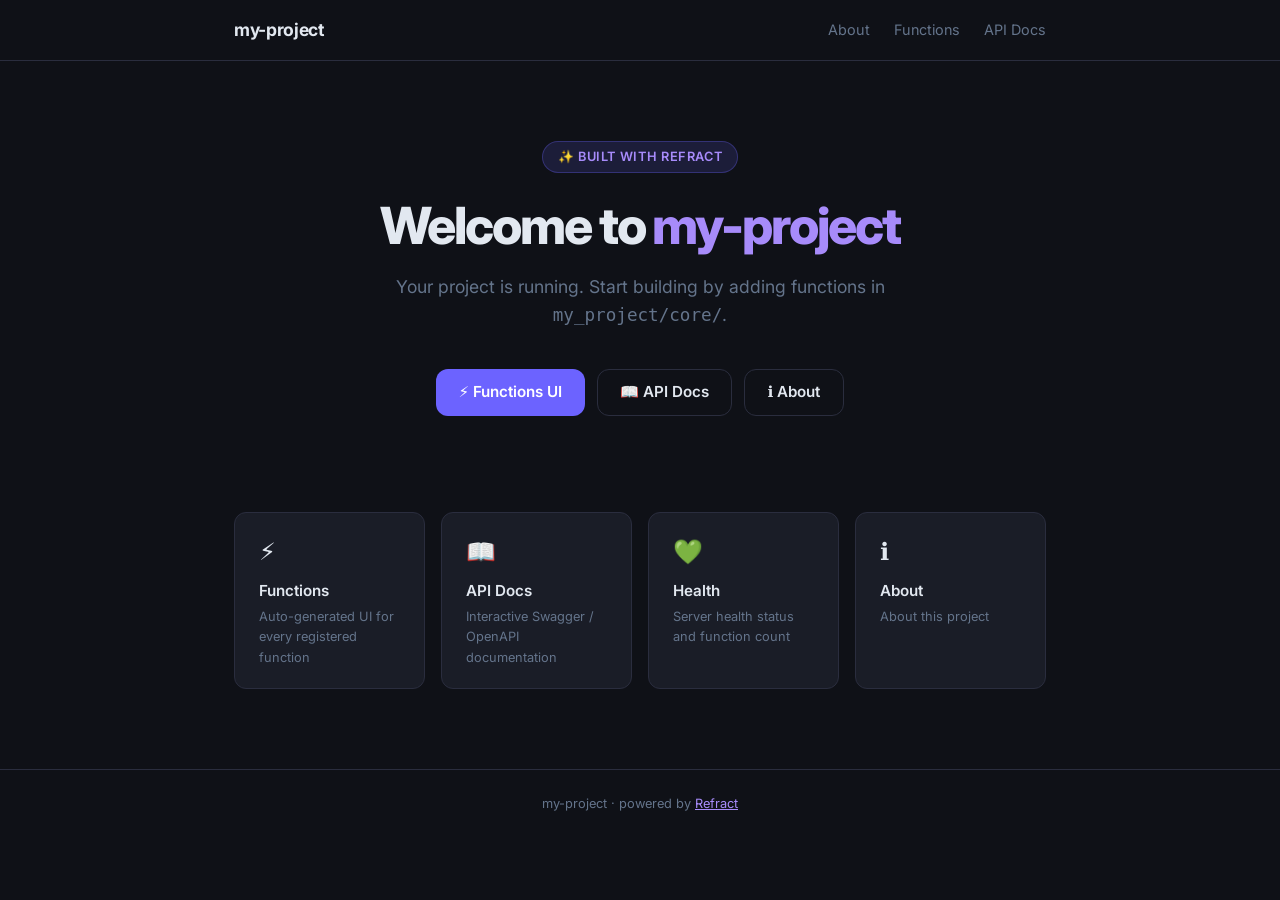
<file: templates/index.html>
<!DOCTYPE html>
<html lang="en">
<head>
  <meta charset="UTF-8" />
  <meta name="viewport" content="width=device-width, initial-scale=1.0" />
  <title>my-project</title>
  <link rel="preconnect" href="https://fonts.googleapis.com" />
  <link rel="stylesheet" href="https://fonts.googleapis.com/css2?family=Inter:wght@400;600;700;800&display=swap" />
  <link rel="stylesheet" href="/static/style.css" />
</head>
<body>

  <nav>
    <div class="container">
      <a href="/" class="nav-brand">my-project</a>
      <ul class="nav-links">
        <li><a href="/about">About</a></li>
        <li><a href="/functions">Functions</a></li>
        <li><a href="/docs">API Docs</a></li>
      </ul>
    </div>
  </nav>

  <main>
    <section class="hero">
      <div class="container">
        <div class="hero-badge">✨ Built with Refract</div>
        <h1>Welcome to <span>my-project</span></h1>
        <p>Your project is running. Start building by adding functions in <code>my_project/core/</code>.</p>
        <div class="btn-group">
          <a href="/functions" class="btn btn-primary">⚡ Functions UI</a>
          <a href="/docs" class="btn btn-outline">📖 API Docs</a>
          <a href="/about" class="btn btn-outline">ℹ️ About</a>
        </div>
      </div>
    </section>

    <section class="links-section">
      <div class="container">
        <div class="links-grid">
          <a href="/functions" class="link-card">
            <div class="icon">⚡</div>
            <div class="title">Functions</div>
            <div class="desc">Auto-generated UI for every registered function</div>
          </a>
          <a href="/docs" class="link-card">
            <div class="icon">📖</div>
            <div class="title">API Docs</div>
            <div class="desc">Interactive Swagger / OpenAPI documentation</div>
          </a>
          <a href="/health" class="link-card">
            <div class="icon">💚</div>
            <div class="title">Health</div>
            <div class="desc">Server health status and function count</div>
          </a>
          <a href="/about" class="link-card">
            <div class="icon">ℹ️</div>
            <div class="title">About</div>
            <div class="desc">About this project</div>
          </a>
        </div>
      </div>
    </section>
  </main>

  <footer>
    <div class="container">
      my-project · powered by <a href="https://github.com/Brunvelop/refract" style="color:var(--accent2)">Refract</a>
    </div>
  </footer>

</body>
</html>
</file>
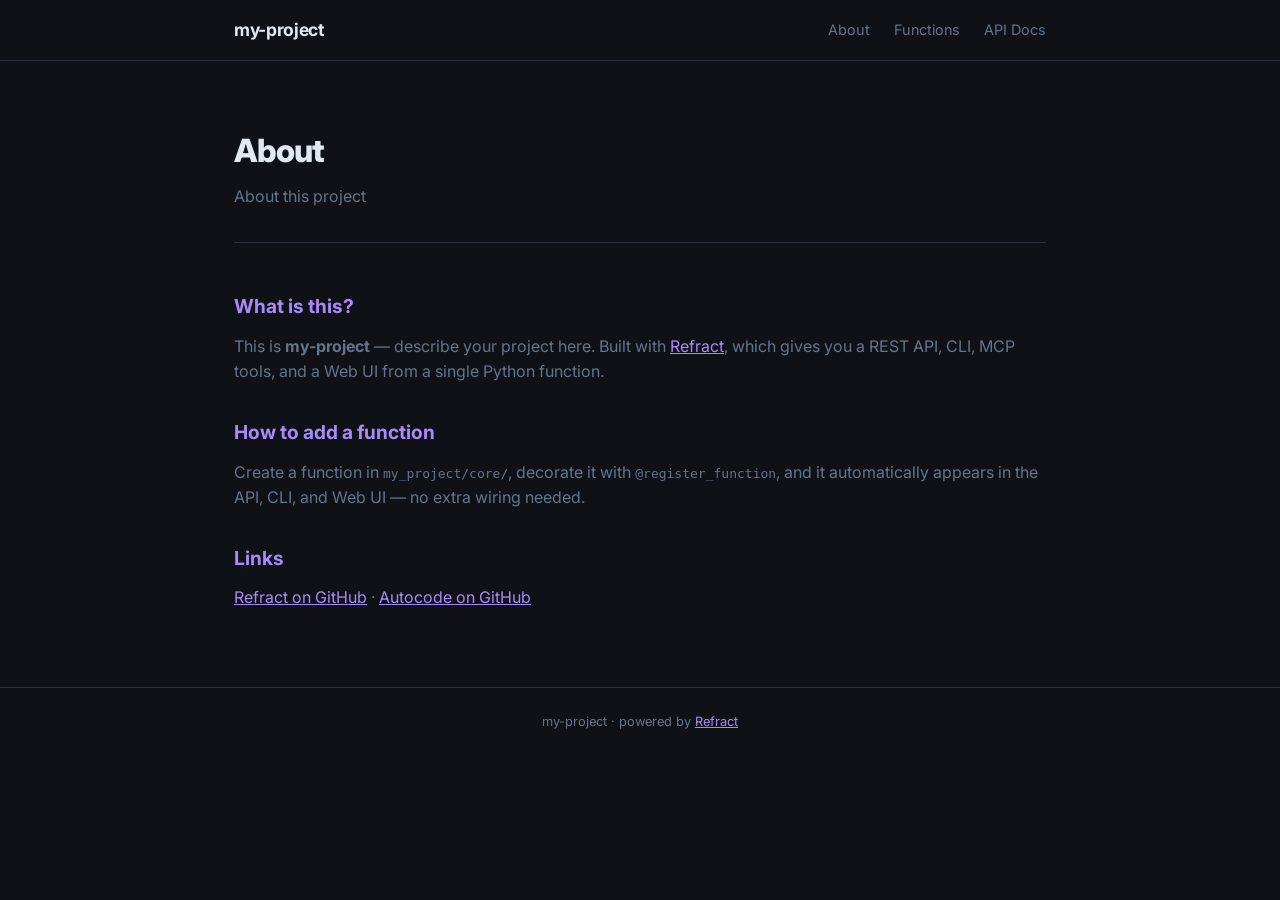
<file: templates/about.html>
<!DOCTYPE html>
<html lang="en">
<head>
  <meta charset="UTF-8" />
  <meta name="viewport" content="width=device-width, initial-scale=1.0" />
  <title>About · my-project</title>
  <link rel="preconnect" href="https://fonts.googleapis.com" />
  <link rel="stylesheet" href="https://fonts.googleapis.com/css2?family=Inter:wght@400;600;700;800&display=swap" />
  <link rel="stylesheet" href="/static/style.css" />
</head>
<body>

  <nav>
    <div class="container">
      <a href="/" class="nav-brand">my-project</a>
      <ul class="nav-links">
        <li><a href="/about">About</a></li>
        <li><a href="/functions">Functions</a></li>
        <li><a href="/docs">API Docs</a></li>
      </ul>
    </div>
  </nav>

  <main class="container">
    <div class="page-header">
      <h1>About</h1>
      <p>About this project</p>
    </div>

    <div class="content-section">
      <h2>What is this?</h2>
      <p>
        This is <strong>my-project</strong> — describe your project here.
        Built with <a href="https://github.com/Brunvelop/refract" style="color:var(--accent2)">Refract</a>,
        which gives you a REST API, CLI, MCP tools, and a Web UI from a single Python function.
      </p>

      <h2>How to add a function</h2>
      <p>
        Create a function in <code>my_project/core/</code>, decorate it with
        <code>@register_function</code>, and it automatically appears in the API,
        CLI, and Web UI — no extra wiring needed.
      </p>

      <h2>Links</h2>
      <p>
        <a href="https://github.com/Brunvelop/refract" style="color:var(--accent2)">Refract on GitHub</a>
        ·
        <a href="https://github.com/Brunvelop/autocode" style="color:var(--accent2)">Autocode on GitHub</a>
      </p>
    </div>
  </main>

  <footer>
    <div class="container">
      my-project · powered by <a href="https://github.com/Brunvelop/refract" style="color:var(--accent2)">Refract</a>
    </div>
  </footer>

</body>
</html>
</file>
<file: static/style.css>
/* ── Reset & base ─────────────────────────────────────────── */
*, *::before, *::after { box-sizing: border-box; margin: 0; padding: 0; }

:root {
  --bg:       #0f1117;
  --surface:  #1a1d27;
  --border:   #2a2d3e;
  --accent:   #6c63ff;
  --accent2:  #a78bfa;
  --text:     #e2e8f0;
  --muted:    #64748b;
  --radius:   12px;
  --font:     'Inter', system-ui, sans-serif;
}

body {
  background: var(--bg);
  color: var(--text);
  font-family: var(--font);
  min-height: 100vh;
  line-height: 1.6;
}

/* ── Layout ───────────────────────────────────────────────── */
.container {
  max-width: 860px;
  margin: 0 auto;
  padding: 0 1.5rem;
}

/* ── Navbar ───────────────────────────────────────────────── */
nav {
  border-bottom: 1px solid var(--border);
  padding: 1rem 0;
}

nav .container {
  display: flex;
  align-items: center;
  justify-content: space-between;
}

.nav-brand {
  font-weight: 700;
  font-size: 1.1rem;
  color: var(--text);
  text-decoration: none;
  letter-spacing: -0.02em;
}

.nav-links {
  display: flex;
  gap: 1.5rem;
  list-style: none;
}

.nav-links a {
  color: var(--muted);
  text-decoration: none;
  font-size: 0.9rem;
  transition: color 0.15s;
}

.nav-links a:hover { color: var(--text); }

/* ── Hero ─────────────────────────────────────────────────── */
.hero {
  padding: 5rem 0 4rem;
  text-align: center;
}

.hero-badge {
  display: inline-block;
  background: rgba(108, 99, 255, 0.15);
  color: var(--accent2);
  border: 1px solid rgba(108, 99, 255, 0.3);
  border-radius: 999px;
  padding: 0.3rem 0.9rem;
  font-size: 0.8rem;
  font-weight: 600;
  margin-bottom: 1.5rem;
  letter-spacing: 0.05em;
  text-transform: uppercase;
}

.hero h1 {
  font-size: clamp(2rem, 5vw, 3.2rem);
  font-weight: 800;
  letter-spacing: -0.04em;
  line-height: 1.1;
  margin-bottom: 1.2rem;
}

.hero h1 span { color: var(--accent2); }

.hero p {
  color: var(--muted);
  font-size: 1.1rem;
  max-width: 520px;
  margin: 0 auto 2.5rem;
}

.btn-group {
  display: flex;
  gap: 0.75rem;
  justify-content: center;
  flex-wrap: wrap;
}

.btn {
  display: inline-flex;
  align-items: center;
  gap: 0.4rem;
  padding: 0.65rem 1.4rem;
  border-radius: var(--radius);
  font-size: 0.95rem;
  font-weight: 600;
  text-decoration: none;
  transition: opacity 0.15s, transform 0.1s;
  cursor: pointer;
  border: none;
}

.btn:hover { opacity: 0.85; transform: translateY(-1px); }
.btn:active { transform: translateY(0); }

.btn-primary {
  background: var(--accent);
  color: #fff;
}

.btn-outline {
  background: transparent;
  color: var(--text);
  border: 1px solid var(--border);
}

/* ── Quick links ──────────────────────────────────────────── */
.links-section {
  padding: 2rem 0 5rem;
}

.links-grid {
  display: grid;
  grid-template-columns: repeat(auto-fit, minmax(180px, 1fr));
  gap: 1rem;
}

.link-card {
  background: var(--surface);
  border: 1px solid var(--border);
  border-radius: var(--radius);
  padding: 1.25rem 1.5rem;
  text-decoration: none;
  color: var(--text);
  transition: border-color 0.15s, transform 0.1s;
  display: block;
}

.link-card:hover {
  border-color: var(--accent);
  transform: translateY(-2px);
}

.link-card .icon { font-size: 1.5rem; margin-bottom: 0.5rem; }
.link-card .title { font-weight: 600; font-size: 0.95rem; }
.link-card .desc { color: var(--muted); font-size: 0.8rem; margin-top: 0.2rem; }

/* ── About page ───────────────────────────────────────────── */
.page-header {
  padding: 4rem 0 2rem;
  border-bottom: 1px solid var(--border);
  margin-bottom: 3rem;
}

.page-header h1 {
  font-size: 2rem;
  font-weight: 800;
  letter-spacing: -0.03em;
}

.page-header p { color: var(--muted); margin-top: 0.5rem; }

.content-section { padding: 0 0 4rem; }

.content-section h2 {
  font-size: 1.2rem;
  font-weight: 700;
  margin: 2rem 0 0.75rem;
  color: var(--accent2);
}

.content-section p { color: var(--muted); margin-bottom: 0.75rem; }

/* ── Footer ───────────────────────────────────────────────── */
footer {
  border-top: 1px solid var(--border);
  padding: 1.5rem 0;
  text-align: center;
  color: var(--muted);
  font-size: 0.8rem;
}
</file>
